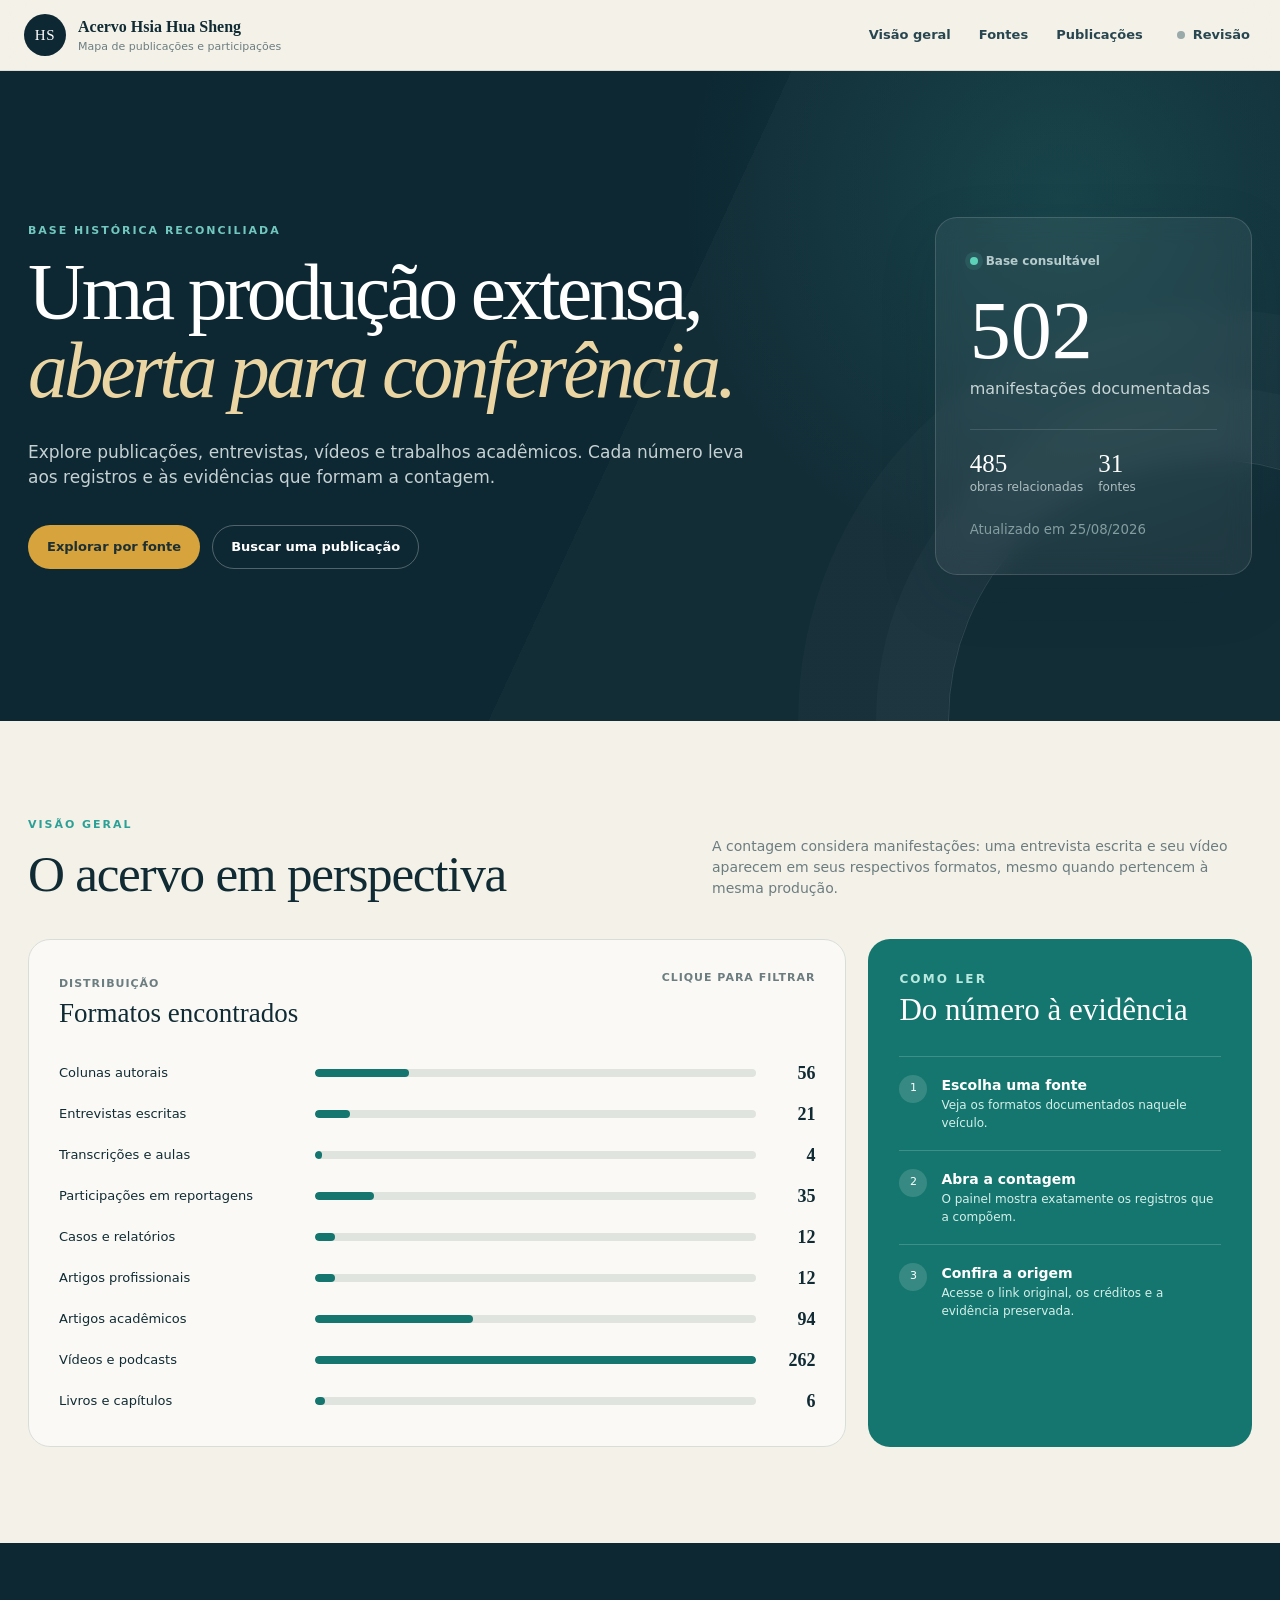
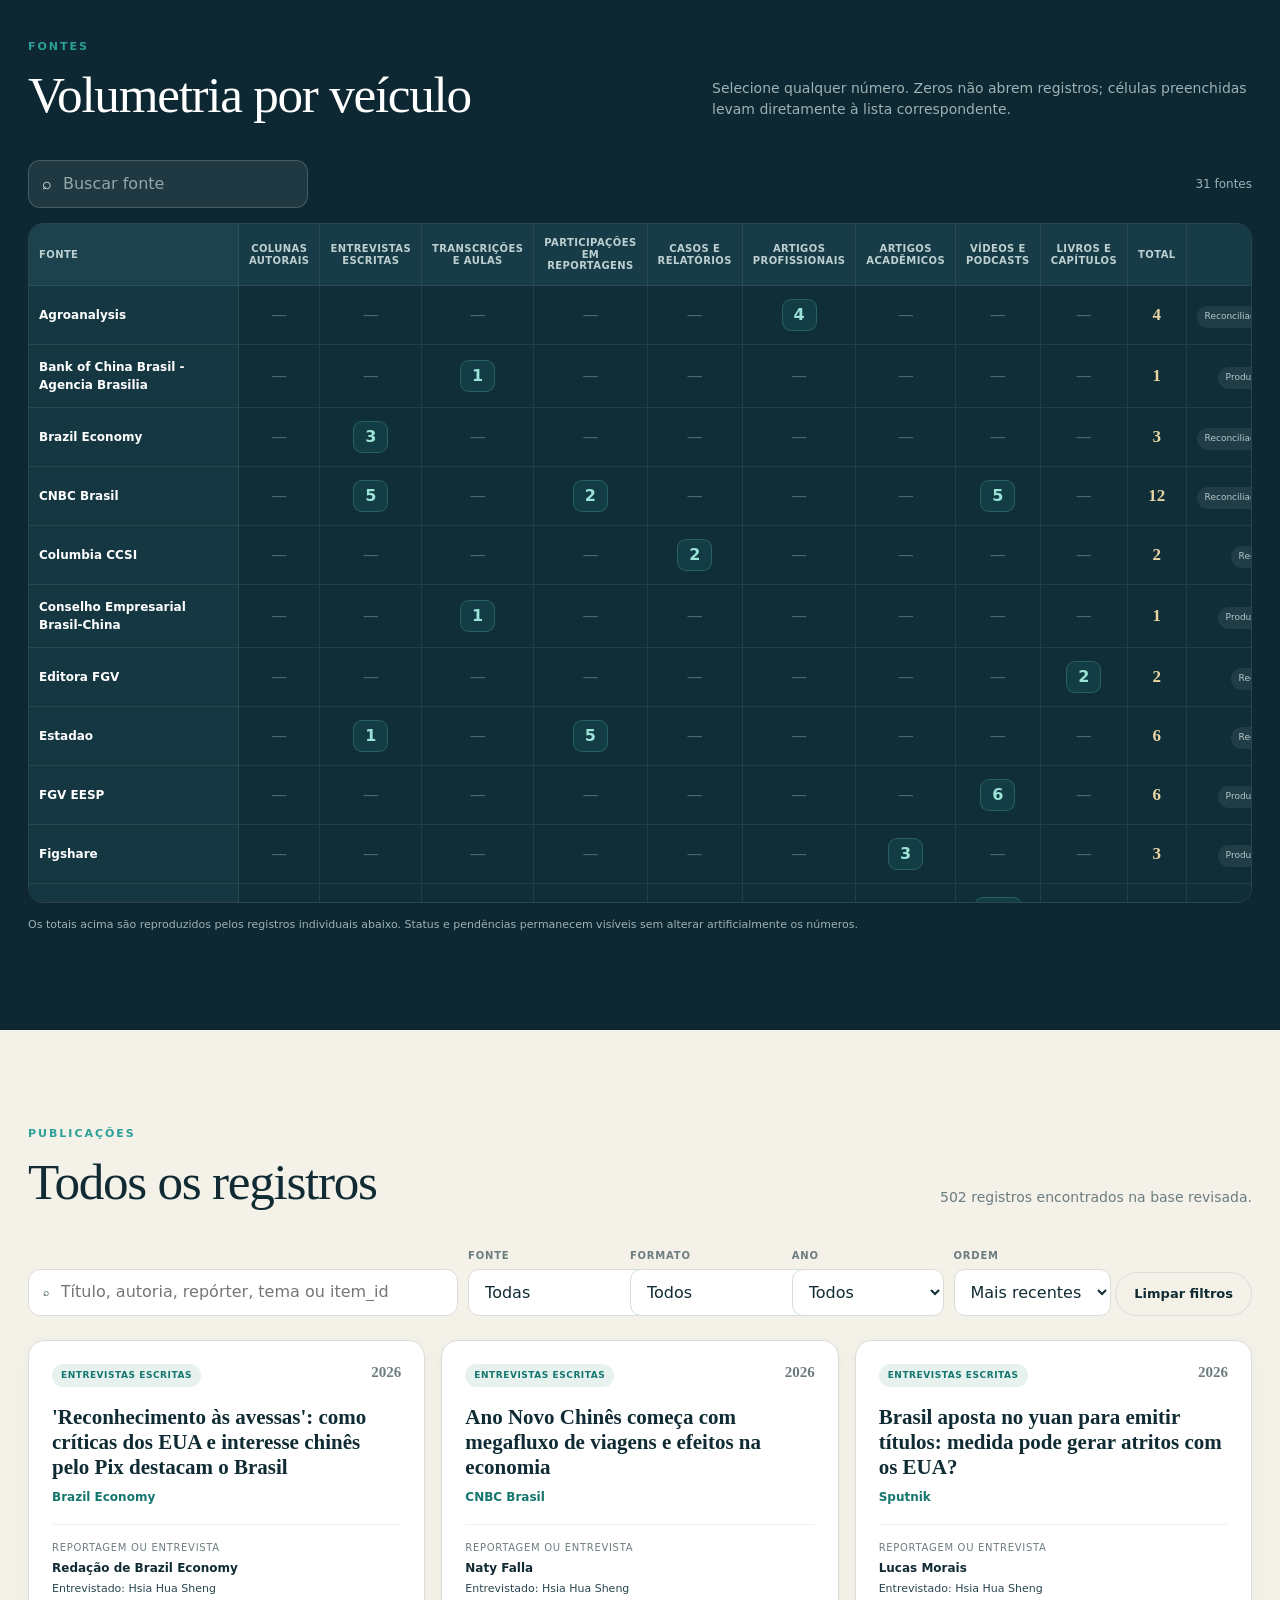
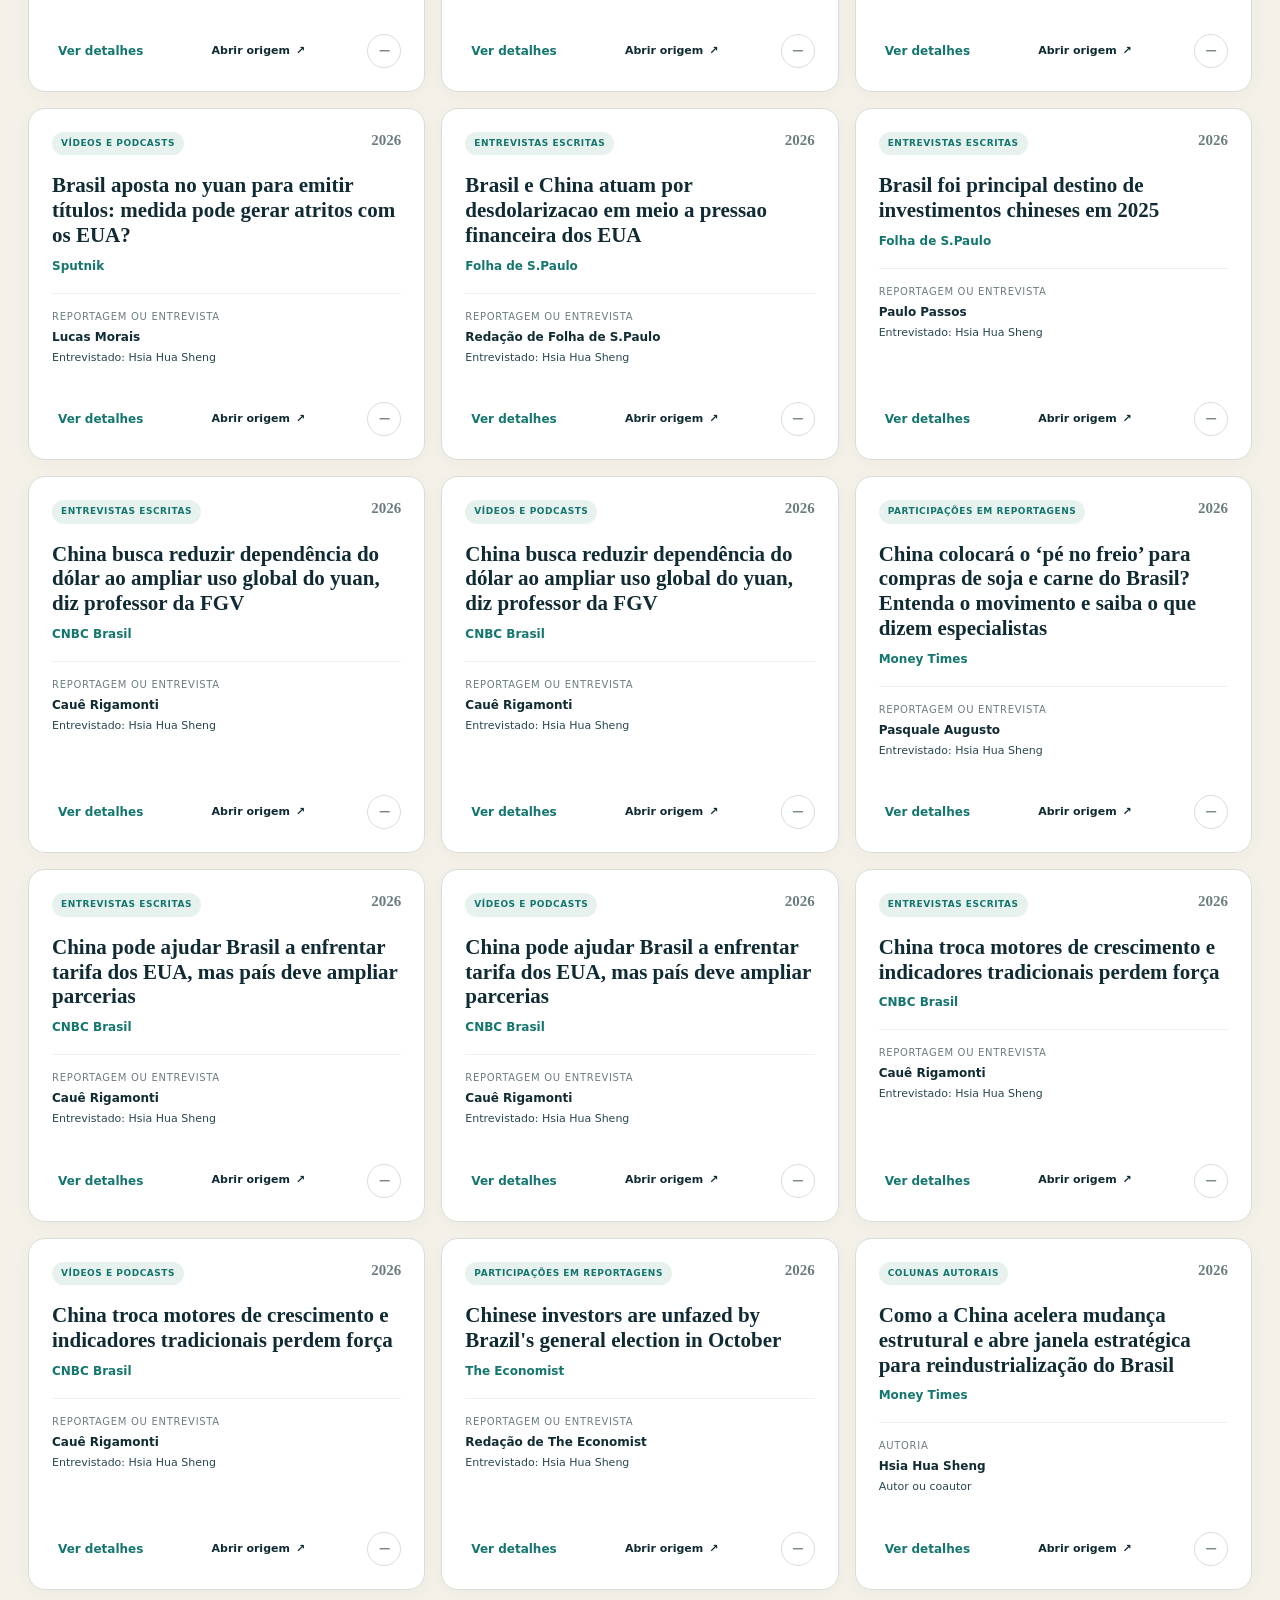
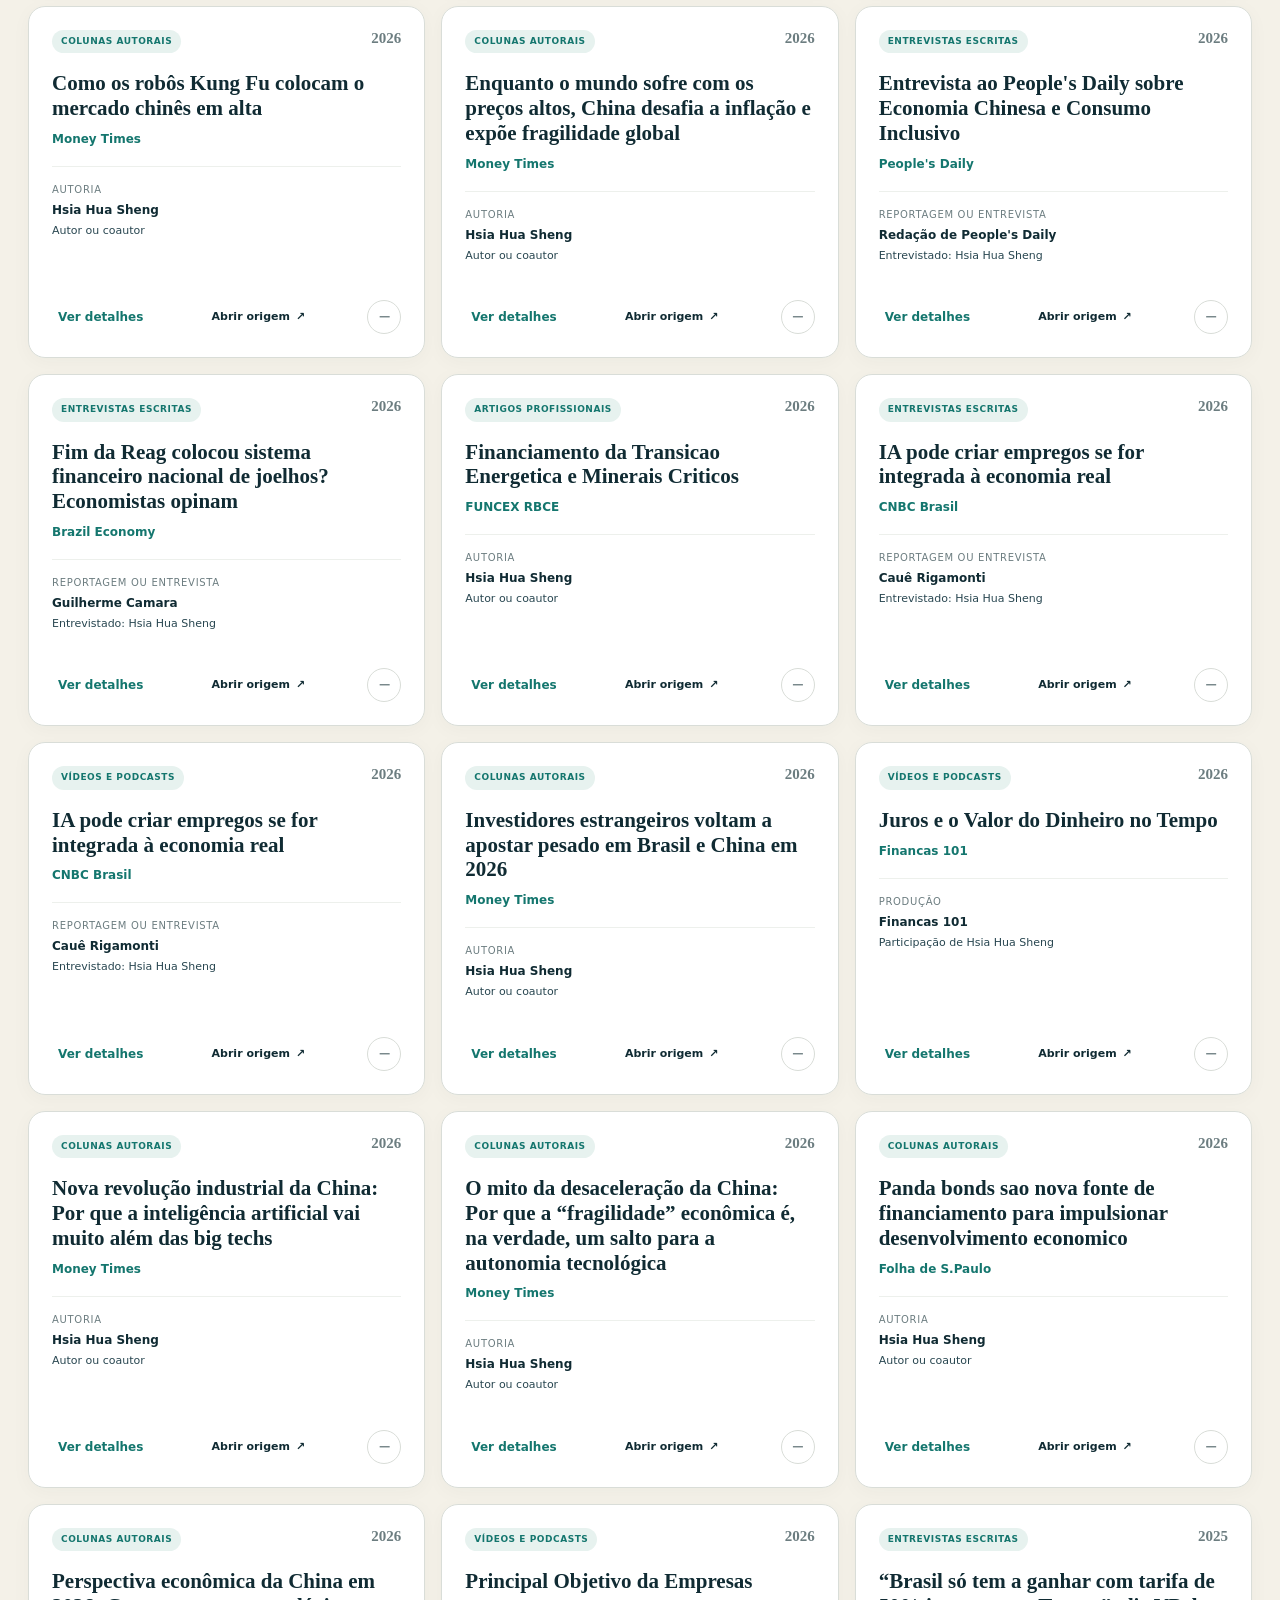
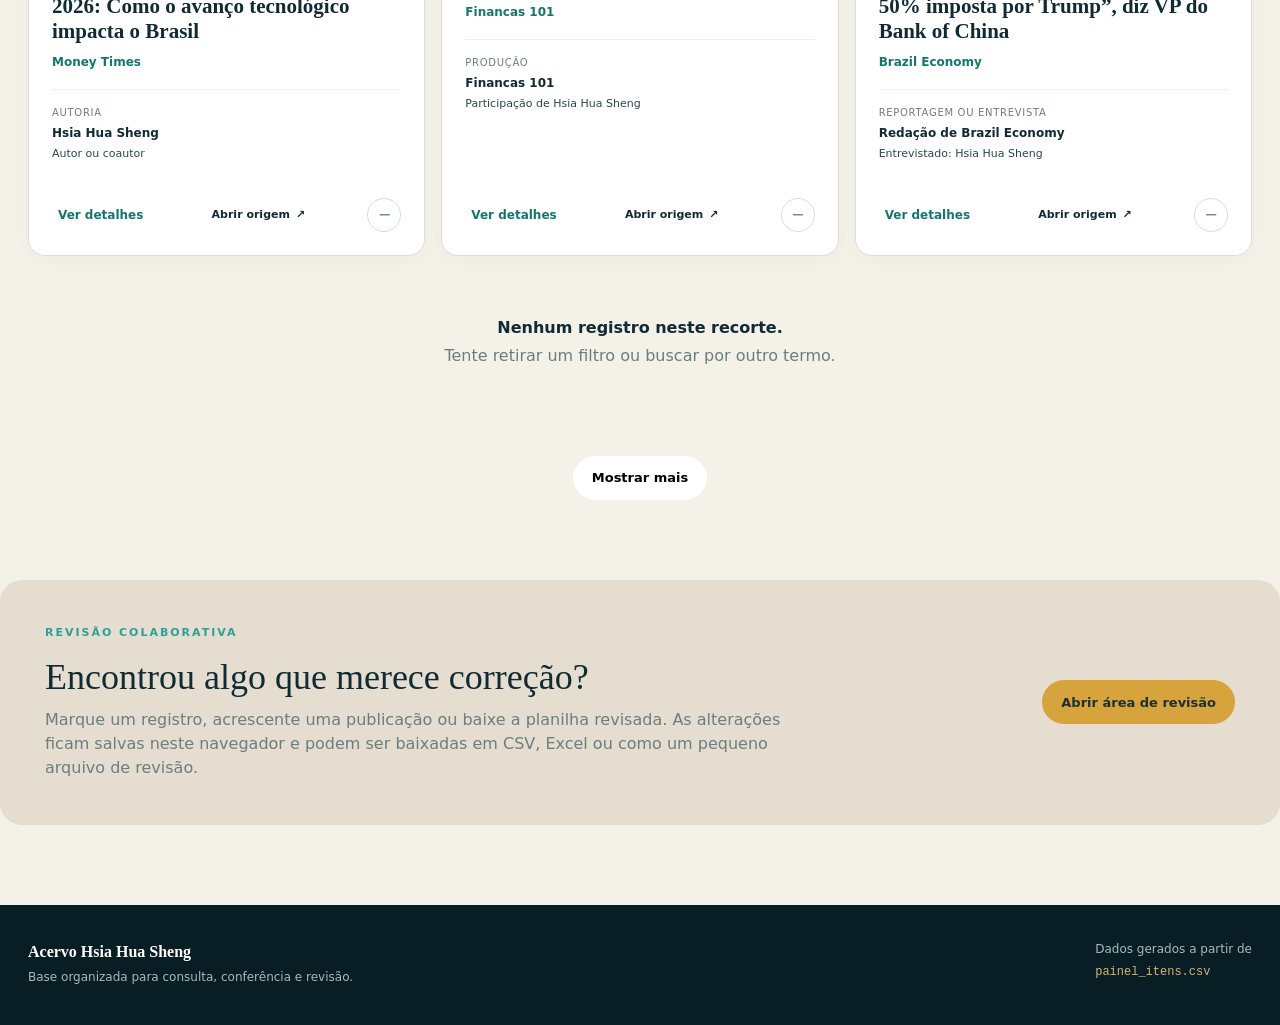
<file: dashboard/index.html>
<!doctype html>
<html lang="pt-BR">
<head>
  <meta charset="utf-8">
  <meta name="viewport" content="width=device-width,initial-scale=1">
  <meta name="description" content="Painel de consulta da produção de Hsia Hua Sheng, com fontes, formatos e evidências.">
  <meta name="theme-color" content="#0d2b36">
  <title>Acervo Hsia Hua Sheng</title>
  <link rel="icon" href="assets/favicon.svg" type="image/svg+xml">
  <link rel="stylesheet" href="assets/styles.css">
  <script defer src="assets/app.js"></script>
</head>
<body>
  <a class="skip-link" href="#conteudo">Ir para o conteúdo</a>
  <header class="site-header">
    <a class="brand" href="#inicio" aria-label="Acervo Hsia Hua Sheng — início">
      <span class="brand-mark" aria-hidden="true">HS</span>
      <span><strong>Acervo Hsia Hua Sheng</strong><small>Mapa de publicações e participações</small></span>
    </a>
    <nav aria-label="Navegação principal">
      <a href="#visao-geral">Visão geral</a><a href="#fontes">Fontes</a><a href="#publicacoes">Publicações</a>
      <button class="nav-review" id="open-review" type="button"><span id="review-dot"></span>Revisão</button>
    </nav>
  </header>

  <main id="conteudo">
    <section class="hero" id="inicio">
      <div class="hero-copy">
        <p class="eyebrow">BASE HISTÓRICA RECONCILIADA</p>
        <h1>Uma produção extensa,<br><em>aberta para conferência.</em></h1>
        <p class="hero-lead">Explore publicações, entrevistas, vídeos e trabalhos acadêmicos. Cada número leva aos registros e às evidências que formam a contagem.</p>
        <div class="hero-actions">
          <a class="button primary" href="#fontes">Explorar por fonte</a>
          <a class="button ghost" href="#publicacoes">Buscar uma publicação</a>
        </div>
      </div>
      <div class="hero-summary" aria-label="Resumo da base">
        <div class="summary-kicker"><span class="live-dot"></span>Base consultável</div>
        <div class="hero-number" id="hero-total">—</div>
        <p>manifestações documentadas</p>
        <div class="hero-mini">
          <span><strong id="hero-works">—</strong> obras relacionadas</span>
          <span><strong id="hero-sources">—</strong> fontes</span>
        </div>
        <small id="updated-at">Carregando dados…</small>
      </div>
    </section>

    <section class="section" id="visao-geral">
      <div class="section-heading">
        <div><p class="eyebrow">VISÃO GERAL</p><h2>O acervo em perspectiva</h2></div>
        <p>A contagem considera manifestações: uma entrevista escrita e seu vídeo aparecem em seus respectivos formatos, mesmo quando pertencem à mesma produção.</p>
      </div>
      <div class="overview-grid">
        <article class="panel chart-panel">
          <div class="panel-title"><div><span>Distribuição</span><h3>Formatos encontrados</h3></div><span class="hint">Clique para filtrar</span></div>
          <div id="category-chart" class="bar-chart" aria-label="Distribuição por formato"></div>
        </article>
        <article class="panel context-panel">
          <p class="eyebrow">COMO LER</p>
          <h3>Do número à evidência</h3>
          <ol>
            <li><span>1</span><p><strong>Escolha uma fonte</strong>Veja os formatos documentados naquele veículo.</p></li>
            <li><span>2</span><p><strong>Abra a contagem</strong>O painel mostra exatamente os registros que a compõem.</p></li>
            <li><span>3</span><p><strong>Confira a origem</strong>Acesse o link original, os créditos e a evidência preservada.</p></li>
          </ol>
        </article>
      </div>
    </section>

    <section class="section section-dark" id="fontes">
      <div class="section-heading">
        <div><p class="eyebrow">FONTES</p><h2>Volumetria por veículo</h2></div>
        <p>Selecione qualquer número. Zeros não abrem registros; células preenchidas levam diretamente à lista correspondente.</p>
      </div>
      <div class="matrix-toolbar">
        <label class="search compact"><span aria-hidden="true">⌕</span><input id="source-search" type="search" placeholder="Buscar fonte" autocomplete="off"></label>
        <span id="source-count">— fontes</span>
      </div>
      <div class="matrix-shell">
        <table id="source-matrix">
          <caption class="sr-only">Manifestações por fonte e formato</caption>
          <thead><tr id="matrix-head"></tr></thead>
          <tbody id="matrix-body"></tbody>
        </table>
      </div>
      <p class="matrix-note">Os totais acima são reproduzidos pelos registros individuais abaixo. Status e pendências permanecem visíveis sem alterar artificialmente os números.</p>
    </section>

    <section class="section publications-section" id="publicacoes">
      <div class="section-heading">
        <div><p class="eyebrow">PUBLICAÇÕES</p><h2 id="results-title">Todos os registros</h2></div>
        <p id="results-summary">Carregando a base…</p>
      </div>
      <div class="filters" aria-label="Filtros das publicações">
        <label class="search wide"><span aria-hidden="true">⌕</span><input id="query" type="search" placeholder="Título, autoria, repórter, tema ou item_id" autocomplete="off"></label>
        <label><span>Fonte</span><select id="filter-source"><option value="">Todas</option></select></label>
        <label><span>Formato</span><select id="filter-category"><option value="">Todos</option></select></label>
        <label><span>Ano</span><select id="filter-year"><option value="">Todos</option></select></label>
        <label><span>Ordem</span><select id="sort"><option value="recent">Mais recentes</option><option value="oldest">Mais antigos</option><option value="source">Fonte A–Z</option><option value="title">Título A–Z</option></select></label>
        <button id="clear-filters" class="button subtle" type="button">Limpar filtros</button>
      </div>
      <div class="active-context" id="active-context" hidden></div>
      <div id="cards" class="cards" aria-live="polite"></div>
      <div class="empty" id="empty" hidden><strong>Nenhum registro neste recorte.</strong><span>Tente retirar um filtro ou buscar por outro termo.</span></div>
      <button class="button load-more" id="load-more" type="button" hidden>Mostrar mais</button>
    </section>

    <section class="section review-invite">
      <div>
        <p class="eyebrow">REVISÃO COLABORATIVA</p>
        <h2>Encontrou algo que merece correção?</h2>
        <p>Marque um registro, acrescente uma publicação ou baixe a planilha revisada. As alterações ficam salvas neste navegador e podem ser baixadas em CSV, Excel ou como um pequeno arquivo de revisão.</p>
      </div>
      <button class="button primary" id="open-review-bottom" type="button">Abrir área de revisão</button>
    </section>
  </main>

  <footer>
    <div><strong>Acervo Hsia Hua Sheng</strong><p>Base organizada para consulta, conferência e revisão.</p></div>
    <div><span>Dados gerados a partir de</span><code>painel_itens.csv</code></div>
  </footer>

  <dialog id="detail-dialog" class="modal detail-modal">
    <div class="modal-head"><div><p class="eyebrow">DETALHES DO REGISTRO</p><h2 id="detail-title">Publicação</h2></div><button class="icon-button" data-close="detail-dialog" aria-label="Fechar">×</button></div>
    <div id="detail-body"></div>
  </dialog>

  <dialog id="review-dialog" class="modal review-modal">
    <div class="modal-head"><div><p class="eyebrow">ÁREA DE REVISÃO</p><h2>Conferir e atualizar</h2></div><button class="icon-button" data-close="review-dialog" aria-label="Fechar">×</button></div>
    <div class="mode-strip">
      <div><strong>Visualização</strong><span>Compare a base publicada com a revisão feita neste navegador.</span></div>
      <label class="switch"><input id="apply-review" type="checkbox"><span></span>Aplicar revisão</label>
    </div>
    <div class="review-tabs" role="tablist">
      <button class="active" data-tab="changes" type="button">Alterações <b id="change-count">0</b></button>
      <button data-tab="add" type="button">Adicionar publicação</button>
      <button data-tab="export" type="button">Baixar dados</button>
      <button data-tab="manage" type="button">Como salvar</button>
    </div>
    <section class="review-pane active" data-pane="changes">
      <div id="sync-status" class="sync-status">Verificando revisões compartilhadas…</div>
      <div id="changes-list" class="changes-list"></div>
    </section>
    <section class="review-pane" data-pane="add">
      <form id="add-form" class="add-form">
        <label><span>Fonte *</span><input name="fonte" required placeholder="Ex.: Money Times"></label>
        <label><span>Formato *</span><select name="categoria_painel" required></select></label>
        <label class="full"><span>Título *</span><input name="titulo" required></label>
        <label><span>Autoria, repórter ou produção</span><input name="autores" placeholder="Nome confirmado na página"></label>
        <label><span>Ano</span><input name="ano" inputmode="numeric" pattern="[0-9]{4}" placeholder="2025"></label>
        <label class="full"><span>URL original *</span><input name="url_original" type="url" required placeholder="https://…"></label>
        <label class="full"><span>Evidência</span><textarea name="evidencia" rows="3" placeholder="Explique onde Hsia aparece e por que o registro deve entrar."></textarea></label>
        <label><span>Seu nome</span><input name="revisor" placeholder="Para o histórico da revisão"></label>
        <label><span>Contato (opcional)</span><input name="contato" type="email"></label>
        <button class="button primary full" type="submit">Adicionar à minha revisão</button>
      </form>
    </section>
    <section class="review-pane" data-pane="export">
      <div class="export-grid">
        <button class="export-card" id="download-xlsx" type="button"><b>XLSX</b><strong>Planilha completa</strong><span>Publicações, volumetria e histórico em abas separadas.</span></button>
        <button class="export-card" id="download-csv" type="button"><b>CSV</b><strong>Painel de itens</strong><span>Registros ativos na visualização escolhida.</span></button>
        <button class="export-card" id="download-review" type="button"><b>JSON</b><strong>Pacote de revisão</strong><span>Arquivo pequeno para arquivar ou enviar ao GitHub.</span></button>
        <label class="export-card file-card"><b>IMPORTAR</b><strong>Pacote de revisão</strong><span>Recupere uma revisão salva neste navegador.</span><input id="import-review" type="file" accept=".json,application/json"></label>
      </div>
    </section>
    <section class="review-pane" data-pane="manage">
      <div class="admin-box">
        <h3>Levar a revisão para o GitHub</h3>
        <p>Baixe o pacote JSON na aba “Baixar dados” e substitua <code>dashboard/data/revisoes_aprovadas.json</code> no repositório. A automação recompõe os CSVs e o Excel do dashboard.</p>
        <button id="load-pending" class="button dark" type="button">Ver orientação rápida</button>
        <div id="pending-list" class="pending-list"></div>
      </div>
    </section>
  </dialog>

  <div id="toast" role="status" aria-live="polite"></div>
  <noscript>Este painel precisa de JavaScript para filtrar e abrir os registros.</noscript>
</body>
</html>
</file>
<file: dashboard/assets/styles.css>
:root{--ink:#102b33;--ink-2:#284650;--deep:#0d2832;--deep-2:#123945;--teal:#14766e;--teal-2:#2ca097;--gold:#d6a33d;--paper:#f4f1e8;--paper-2:#ebe7dc;--white:#fff;--muted:#6c7d80;--line:#d9ddd8;--danger:#ae443d;--shadow:0 20px 60px rgba(13,40,50,.12);--radius:22px;--max:1420px}
*{box-sizing:border-box}html{scroll-behavior:smooth;scroll-padding-top:90px}body{margin:0;background:var(--paper);color:var(--ink);font-family:Inter,ui-sans-serif,system-ui,-apple-system,"Segoe UI",sans-serif;line-height:1.5}button,input,select,textarea{font:inherit}button,a{touch-action:manipulation}a{color:inherit}.skip-link{position:fixed;z-index:1000;top:8px;left:8px;transform:translateY(-150%);background:#fff;padding:10px 14px;border-radius:8px}.skip-link:focus{transform:none}.sr-only{position:absolute;width:1px;height:1px;padding:0;margin:-1px;overflow:hidden;clip:rect(0,0,0,0);white-space:nowrap;border:0}
.site-header{position:sticky;top:0;z-index:50;display:flex;align-items:center;justify-content:space-between;gap:24px;padding:14px max(24px,calc((100vw - var(--max))/2));background:rgba(244,241,232,.92);border-bottom:1px solid rgba(16,43,51,.1);backdrop-filter:blur(18px)}.brand{display:flex;align-items:center;gap:12px;text-decoration:none}.brand-mark{display:grid;place-items:center;width:42px;height:42px;color:#fff;background:var(--deep);border-radius:50%;font-family:Georgia,serif;font-size:15px;letter-spacing:.04em}.brand strong,.brand small{display:block}.brand strong{font-family:Georgia,serif;font-size:16px}.brand small{color:var(--muted);font-size:11px}.site-header nav{display:flex;align-items:center;gap:28px}.site-header nav a,.nav-review{border:0;background:none;text-decoration:none;color:var(--ink-2);font-size:13px;font-weight:700;cursor:pointer}.site-header nav a:hover,.nav-review:hover{color:var(--teal)}.nav-review{display:flex;align-items:center;gap:8px}.nav-review span{width:8px;height:8px;border-radius:50%;background:#9aa9aa}.nav-review span.active{background:var(--gold);box-shadow:0 0 0 4px rgba(214,163,61,.18)}
.hero{position:relative;overflow:hidden;display:grid;grid-template-columns:minmax(0,1.45fr) minmax(310px,.55fr);gap:70px;align-items:center;min-height:650px;padding:90px max(28px,calc((100vw - var(--max))/2));color:#fff;background:var(--deep)}.hero:before{content:"";position:absolute;inset:0;background:radial-gradient(circle at 83% 20%,rgba(44,160,151,.2),transparent 32%),linear-gradient(115deg,transparent 50%,rgba(255,255,255,.025) 50%)}.hero:after{content:"";position:absolute;width:520px;height:520px;right:-190px;bottom:-260px;border:1px solid rgba(255,255,255,.12);border-radius:50%;box-shadow:0 0 0 72px rgba(255,255,255,.025),0 0 0 150px rgba(255,255,255,.018)}.hero>*{position:relative;z-index:1}.eyebrow{margin:0 0 14px;color:var(--teal-2);font-size:11px;font-weight:850;letter-spacing:.18em}.hero .eyebrow{color:#72c8c0}.hero h1{max-width:900px;margin:0;font:500 clamp(47px,6.2vw,90px)/.98 Georgia,"Times New Roman",serif;letter-spacing:-.045em}.hero h1 em{color:#ead5a3;font-weight:400}.hero-lead{max-width:720px;margin:30px 0 0;color:#c5d1d3;font-size:17px}.hero-actions{display:flex;gap:12px;margin-top:34px}.button{display:inline-flex;align-items:center;justify-content:center;min-height:44px;padding:0 18px;border:1px solid transparent;border-radius:999px;text-decoration:none;font-size:13px;font-weight:800;cursor:pointer;transition:.2s ease}.button:hover{transform:translateY(-1px)}.button.primary{background:var(--gold);color:#1e3032}.button.ghost{border-color:rgba(255,255,255,.28);color:#fff}.button.subtle{border-color:var(--line);background:transparent;color:var(--ink)}.button.dark{background:var(--deep);color:#fff}.hero-summary{padding:34px;border:1px solid rgba(255,255,255,.14);border-radius:var(--radius);background:rgba(255,255,255,.06);box-shadow:var(--shadow);backdrop-filter:blur(12px)}.summary-kicker{display:flex;align-items:center;gap:8px;color:#b7cbcc;font-size:12px;font-weight:700}.live-dot{width:8px;height:8px;border-radius:50%;background:#5cd3b8;box-shadow:0 0 0 5px rgba(92,211,184,.12)}.hero-number{margin-top:24px;font:500 82px/.9 Georgia,serif;color:#fff}.hero-summary>p{margin:10px 0 28px;color:#c8d5d6}.hero-mini{display:grid;grid-template-columns:1fr 1fr;gap:10px;padding-top:20px;border-top:1px solid rgba(255,255,255,.13)}.hero-mini span{color:#aebfc1;font-size:12px}.hero-mini strong{display:block;color:#fff;font:500 25px Georgia,serif}.hero-summary small{display:block;margin-top:24px;color:#849da0}
.section{max-width:var(--max);margin:auto;padding:96px 28px}.section-heading{display:flex;align-items:end;justify-content:space-between;gap:48px;margin-bottom:40px}.section-heading h2{margin:0;font:500 clamp(34px,4vw,54px)/1 Georgia,serif;letter-spacing:-.025em}.section-heading>p{max-width:540px;margin:0;color:var(--muted);font-size:14px}.overview-grid{display:grid;grid-template-columns:1.6fr .75fr;gap:22px}.panel{padding:30px;border:1px solid var(--line);border-radius:var(--radius);background:rgba(255,255,255,.56)}.panel-title{display:flex;align-items:start;justify-content:space-between;gap:20px}.panel-title span,.hint{color:var(--muted);font-size:11px;font-weight:800;text-transform:uppercase;letter-spacing:.09em}.panel-title h3,.context-panel h3{margin:4px 0 0;font:500 27px Georgia,serif}.bar-chart{display:grid;gap:12px;margin-top:30px}.bar-row{display:grid;grid-template-columns:minmax(150px,1.1fr) 2fr 46px;align-items:center;gap:13px;width:100%;padding:4px 0;border:0;background:none;color:var(--ink);text-align:left;cursor:pointer}.bar-row:hover .bar-fill{background:var(--gold)}.bar-label{font-size:13px}.bar-track{height:8px;overflow:hidden;border-radius:99px;background:#dfe4df}.bar-fill{display:block;height:100%;border-radius:99px;background:var(--teal);transition:.25s}.bar-value{text-align:right;font:600 18px Georgia,serif}.context-panel{color:#fff;background:var(--teal);border-color:transparent}.context-panel .eyebrow{color:#b8e8df}.context-panel h3{font-size:31px}.context-panel ol{list-style:none;margin:28px 0 0;padding:0}.context-panel li{display:flex;gap:14px;padding:18px 0;border-top:1px solid rgba(255,255,255,.18)}.context-panel li>span{display:grid;place-items:center;flex:0 0 28px;height:28px;border-radius:50%;background:rgba(255,255,255,.15);font-size:11px}.context-panel p{margin:0;color:#d5efeb;font-size:12px}.context-panel strong{display:block;color:#fff;font-size:14px}
.section-dark{max-width:none;padding-left:max(28px,calc((100vw - var(--max))/2));padding-right:max(28px,calc((100vw - var(--max))/2));color:#fff;background:var(--deep)}.section-dark .section-heading>p,.matrix-note{color:#9fb1b4}.matrix-toolbar{display:flex;align-items:center;justify-content:space-between;margin-bottom:15px}.matrix-toolbar>span{color:#9fb1b4;font-size:12px}.search{display:flex;align-items:center;gap:9px;border:1px solid var(--line);border-radius:12px;background:#fff}.search input{width:100%;border:0;outline:0;background:transparent;color:var(--ink)}.search.compact{width:280px;padding:10px 13px;border-color:rgba(255,255,255,.18);background:rgba(255,255,255,.08)}.search.compact input{color:#fff}.search.compact input::placeholder{color:#93a7a9}.matrix-shell{overflow:auto;max-height:680px;border:1px solid rgba(255,255,255,.13);border-radius:15px}.matrix-shell table{width:100%;min-width:1230px;border-collapse:separate;border-spacing:0;background:#102e38}.matrix-shell th,.matrix-shell td{padding:13px 10px;border-right:1px solid rgba(255,255,255,.08);border-bottom:1px solid rgba(255,255,255,.08);text-align:center}.matrix-shell thead th{position:sticky;z-index:4;top:0;background:#183c47;color:#bcd0d2;font-size:10px;line-height:1.15;text-transform:uppercase;letter-spacing:.04em}.matrix-shell thead th:first-child,.matrix-shell tbody th{position:sticky;left:0;z-index:3;min-width:210px;text-align:left;background:#153742}.matrix-shell thead th:first-child{z-index:5;background:#1b424d}.matrix-shell tbody th{font-size:12px}.matrix-shell tbody tr:hover td,.matrix-shell tbody tr:hover th{background-color:#193e49}.count-button{min-width:35px;height:32px;border:1px solid rgba(105,204,193,.25);border-radius:9px;background:rgba(44,160,151,.13);color:#9be2d7;font-weight:850;cursor:pointer}.count-button:hover{background:var(--teal);color:#fff}.zero{color:#4c6870}.source-total{font:600 17px Georgia,serif;color:#ead5a3}.status-pill{display:inline-flex;padding:4px 8px;border-radius:99px;background:rgba(255,255,255,.07);color:#b7c8ca;font-size:9px;white-space:nowrap}.matrix-note{margin:14px 0 0;font-size:11px}
.publications-section{padding-bottom:80px}.filters{display:grid;grid-template-columns:minmax(260px,1.7fr) repeat(4,minmax(125px,.6fr)) auto;gap:10px;align-items:end;margin-bottom:24px}.filters label:not(.search){display:grid;gap:6px}.filters label>span{color:var(--muted);font-size:10px;font-weight:800;text-transform:uppercase;letter-spacing:.08em}.search.wide{padding:0 14px;height:47px}.filters select,.filters input:not([type=search]){height:47px;padding:0 12px;border:1px solid var(--line);border-radius:11px;background:#fff;color:var(--ink);outline:0}.filters select:focus,.search:focus-within,.add-form input:focus,.add-form select:focus,.add-form textarea:focus{border-color:var(--teal);box-shadow:0 0 0 3px rgba(20,118,110,.1)}.active-context{margin:-4px 0 22px;padding:12px 16px;border-left:3px solid var(--gold);border-radius:6px;background:#fff8e8;font-size:13px}.cards{display:grid;grid-template-columns:repeat(3,1fr);gap:16px}.card{display:flex;flex-direction:column;min-height:330px;padding:23px;border:1px solid var(--line);border-radius:17px;background:#fff;box-shadow:0 4px 20px rgba(16,43,51,.035);transition:.2s}.card:hover{transform:translateY(-3px);border-color:#b9c9c5;box-shadow:0 14px 35px rgba(16,43,51,.09)}.card.removed{border-color:#e2aaa6;background:#fff8f7}.card-top{display:flex;align-items:start;justify-content:space-between;gap:15px}.category-tag{display:inline-flex;padding:5px 9px;border-radius:99px;background:#e7f2ef;color:var(--teal);font-size:9px;font-weight:900;text-transform:uppercase;letter-spacing:.06em}.card-year{color:var(--muted);font:600 15px Georgia,serif}.card h3{margin:18px 0 9px;font:600 21px/1.18 Georgia,serif}.card-source{margin:0;color:var(--teal);font-size:12px;font-weight:800}.credit{display:grid;gap:4px;margin:18px 0;padding-top:15px;border-top:1px solid #edf0ec}.credit span{color:var(--muted);font-size:10px;text-transform:uppercase;letter-spacing:.07em}.credit strong{font-size:12px}.participation{color:var(--ink-2);font-size:11px}.card-actions{display:flex;align-items:center;justify-content:space-between;gap:10px;margin-top:auto;padding-top:18px}.open-detail{border:0;background:none;color:var(--teal);font-size:12px;font-weight:850;cursor:pointer}.source-link{display:inline-flex;align-items:center;gap:6px;text-decoration:none;font-size:11px;font-weight:800}.source-link:after{content:"↗"}.review-action{width:34px;height:34px;border:1px solid var(--line);border-radius:50%;background:#fff;color:var(--muted);cursor:pointer}.review-action:hover{border-color:var(--danger);color:var(--danger)}.removed .review-action{border-color:var(--teal);color:var(--teal)}.load-more{display:flex;margin:28px auto 0;background:#fff}.empty{display:grid;gap:4px;padding:60px;text-align:center;color:var(--muted)}.empty strong{color:var(--ink)}
.review-invite{display:flex;align-items:center;justify-content:space-between;gap:50px;margin-bottom:80px;padding:45px;border-radius:var(--radius);background:#e4ddd0}.review-invite h2{margin:0;font:500 36px Georgia,serif}.review-invite p:not(.eyebrow){max-width:740px;margin:10px 0 0;color:var(--muted)}footer{display:flex;justify-content:space-between;gap:40px;padding:35px max(28px,calc((100vw - var(--max))/2));color:#a9babc;background:#091d24;font-size:12px}footer strong{color:#fff;font-family:Georgia,serif;font-size:16px}footer p{margin:4px 0}footer code{display:block;margin-top:5px;color:#d5b66f}
.modal{width:min(940px,calc(100% - 30px));max-height:90vh;padding:0;border:0;border-radius:22px;background:var(--paper);box-shadow:0 30px 100px rgba(0,0,0,.35)}.modal::backdrop{background:rgba(5,22,28,.72);backdrop-filter:blur(5px)}.modal-head{position:sticky;z-index:5;top:0;display:flex;align-items:start;justify-content:space-between;gap:20px;padding:25px 28px 20px;background:rgba(244,241,232,.96);border-bottom:1px solid var(--line);backdrop-filter:blur(12px)}.modal-head h2{margin:0;font:500 28px Georgia,serif}.icon-button{display:grid;place-items:center;width:39px;height:39px;border:1px solid var(--line);border-radius:50%;background:#fff;color:var(--ink);font-size:23px;cursor:pointer}.detail-modal{width:min(760px,calc(100% - 30px))}#detail-body{padding:28px}.detail-grid{display:grid;grid-template-columns:1fr 1fr;gap:18px}.detail-field{padding:14px;border-radius:12px;background:#fff}.detail-field.full{grid-column:1/-1}.detail-field span{display:block;margin-bottom:4px;color:var(--muted);font-size:9px;font-weight:900;text-transform:uppercase;letter-spacing:.08em}.detail-field strong,.detail-field p{margin:0;font-size:13px;overflow-wrap:anywhere}.detail-links{display:flex;flex-wrap:wrap;gap:8px}.detail-links a{padding:8px 11px;border-radius:9px;background:#e6f1ee;color:var(--teal);font-size:11px;font-weight:800;text-decoration:none}.detail-remove{margin-top:20px;color:var(--danger);border-color:#e6b7b3}
.mode-strip{display:flex;align-items:center;justify-content:space-between;gap:20px;padding:17px 28px;background:#e8e2d7}.mode-strip strong,.mode-strip span{display:block}.mode-strip span{color:var(--muted);font-size:11px}.switch{display:flex;align-items:center;gap:9px;font-size:12px;font-weight:800}.switch input{position:absolute;opacity:0}.switch>span{position:relative;width:42px;height:24px;border-radius:99px;background:#aab4b2;cursor:pointer}.switch>span:after{content:"";position:absolute;top:4px;left:4px;width:16px;height:16px;border-radius:50%;background:#fff;transition:.2s}.switch input:checked+span{background:var(--teal)}.switch input:checked+span:after{left:22px}.review-tabs{display:flex;gap:3px;overflow:auto;padding:14px 28px 0}.review-tabs button{padding:10px 13px;border:0;border-bottom:2px solid transparent;background:none;color:var(--muted);font-size:11px;font-weight:850;white-space:nowrap;cursor:pointer}.review-tabs button.active{border-bottom-color:var(--teal);color:var(--ink)}.review-tabs b{display:inline-grid;place-items:center;min-width:18px;height:18px;margin-left:4px;border-radius:99px;background:#e2e5e0;font-size:9px}.review-pane{display:none;padding:24px 28px 30px}.review-pane.active{display:block}.sync-status{padding:11px 13px;border-radius:10px;background:#e3ece9;color:var(--teal);font-size:11px}.changes-list,.pending-list{display:grid;gap:10px;margin-top:15px}.change-row{display:flex;align-items:center;justify-content:space-between;gap:16px;padding:14px;border:1px solid var(--line);border-radius:11px;background:#fff}.change-row p{margin:2px 0 0;color:var(--muted);font-size:11px}.change-row strong{font-size:13px}.change-row button{border:0;background:none;color:var(--teal);font-size:11px;font-weight:850;cursor:pointer}.add-form{display:grid;grid-template-columns:1fr 1fr;gap:15px}.add-form label{display:grid;gap:6px}.add-form label>span,.admin-box label>span{color:var(--muted);font-size:10px;font-weight:850;text-transform:uppercase;letter-spacing:.07em}.add-form input,.add-form select,.add-form textarea,.admin-box input{width:100%;padding:11px;border:1px solid var(--line);border-radius:10px;background:#fff;outline:0}.add-form .full{grid-column:1/-1}.export-grid{display:grid;grid-template-columns:1fr 1fr;gap:12px}.export-card{position:relative;display:grid;gap:4px;padding:20px;border:1px solid var(--line);border-radius:13px;background:#fff;color:var(--ink);text-align:left;cursor:pointer}.export-card:hover{border-color:var(--teal)}.export-card b{color:var(--teal);font-size:10px;letter-spacing:.12em}.export-card strong{font-family:Georgia,serif;font-size:18px}.export-card span{color:var(--muted);font-size:11px}.file-card input{position:absolute;inset:0;opacity:0;cursor:pointer}.admin-box{max-width:620px}.admin-box h3{margin:0;font:500 24px Georgia,serif}.admin-box p{color:var(--muted);font-size:12px}.admin-box label{display:grid;gap:6px;margin:18px 0 12px}.pending-actions{display:flex;gap:6px}.pending-actions .reject{color:var(--danger)}
#toast{position:fixed;z-index:200;right:22px;bottom:22px;max-width:390px;padding:13px 16px;border-radius:11px;background:#0c2b34;color:#fff;box-shadow:var(--shadow);font-size:12px;opacity:0;transform:translateY(12px);pointer-events:none;transition:.25s}#toast.show{opacity:1;transform:none}
@media(max-width:1050px){.hero{grid-template-columns:1fr .55fr;gap:35px}.overview-grid{grid-template-columns:1fr}.filters{grid-template-columns:2fr 1fr 1fr}.filters .button{align-self:end}.cards{grid-template-columns:1fr 1fr}.site-header nav a{display:none}}
@media(max-width:720px){.site-header{padding:11px 16px}.brand small{display:none}.site-header nav{gap:10px}.hero{grid-template-columns:1fr;min-height:auto;padding:65px 22px}.hero h1{font-size:50px}.hero-summary{padding:25px}.hero-number{font-size:65px}.section{padding:67px 18px}.section-heading{display:block}.section-heading>p{margin-top:15px}.overview-grid{display:block}.context-panel{margin-top:15px}.bar-row{grid-template-columns:1.25fr 1fr 35px}.section-dark{padding-left:18px;padding-right:18px}.matrix-toolbar{gap:12px}.search.compact{width:210px}.filters{grid-template-columns:1fr 1fr}.filters .wide{grid-column:1/-1}.cards{grid-template-columns:1fr}.review-invite{display:block;margin:0 18px 55px;padding:28px}.review-invite .button{margin-top:20px}footer{display:block}.detail-grid,.add-form,.export-grid{grid-template-columns:1fr}.add-form .full{grid-column:auto}.review-tabs{padding-left:16px;padding-right:16px}.review-pane,.modal-head{padding-left:18px;padding-right:18px}.mode-strip{padding-left:18px;padding-right:18px}}
@media(prefers-reduced-motion:reduce){html{scroll-behavior:auto}*,*:before,*:after{transition:none!important}}

.login-modal{width:min(480px,calc(100% - 30px));padding:34px}.login-modal::backdrop{background:#081d24}.login-modal form{display:grid;gap:18px}.login-brand{display:flex;align-items:flex-start;gap:16px}.login-brand h2{margin:0;font:500 31px Georgia,serif}.login-brand p:not(.eyebrow){margin:8px 0 0;color:var(--muted);font-size:12px}.login-modal label{display:grid;gap:7px}.login-modal label span{color:var(--muted);font-size:10px;font-weight:850;text-transform:uppercase;letter-spacing:.08em}.login-modal input{height:48px;padding:0 13px;border:1px solid var(--line);border-radius:11px}.login-error{margin:0;color:var(--danger);font-size:12px}.fatal{max-width:650px;margin:12vh auto;padding:40px}.fatal h1{font-family:Georgia,serif}
</file>
